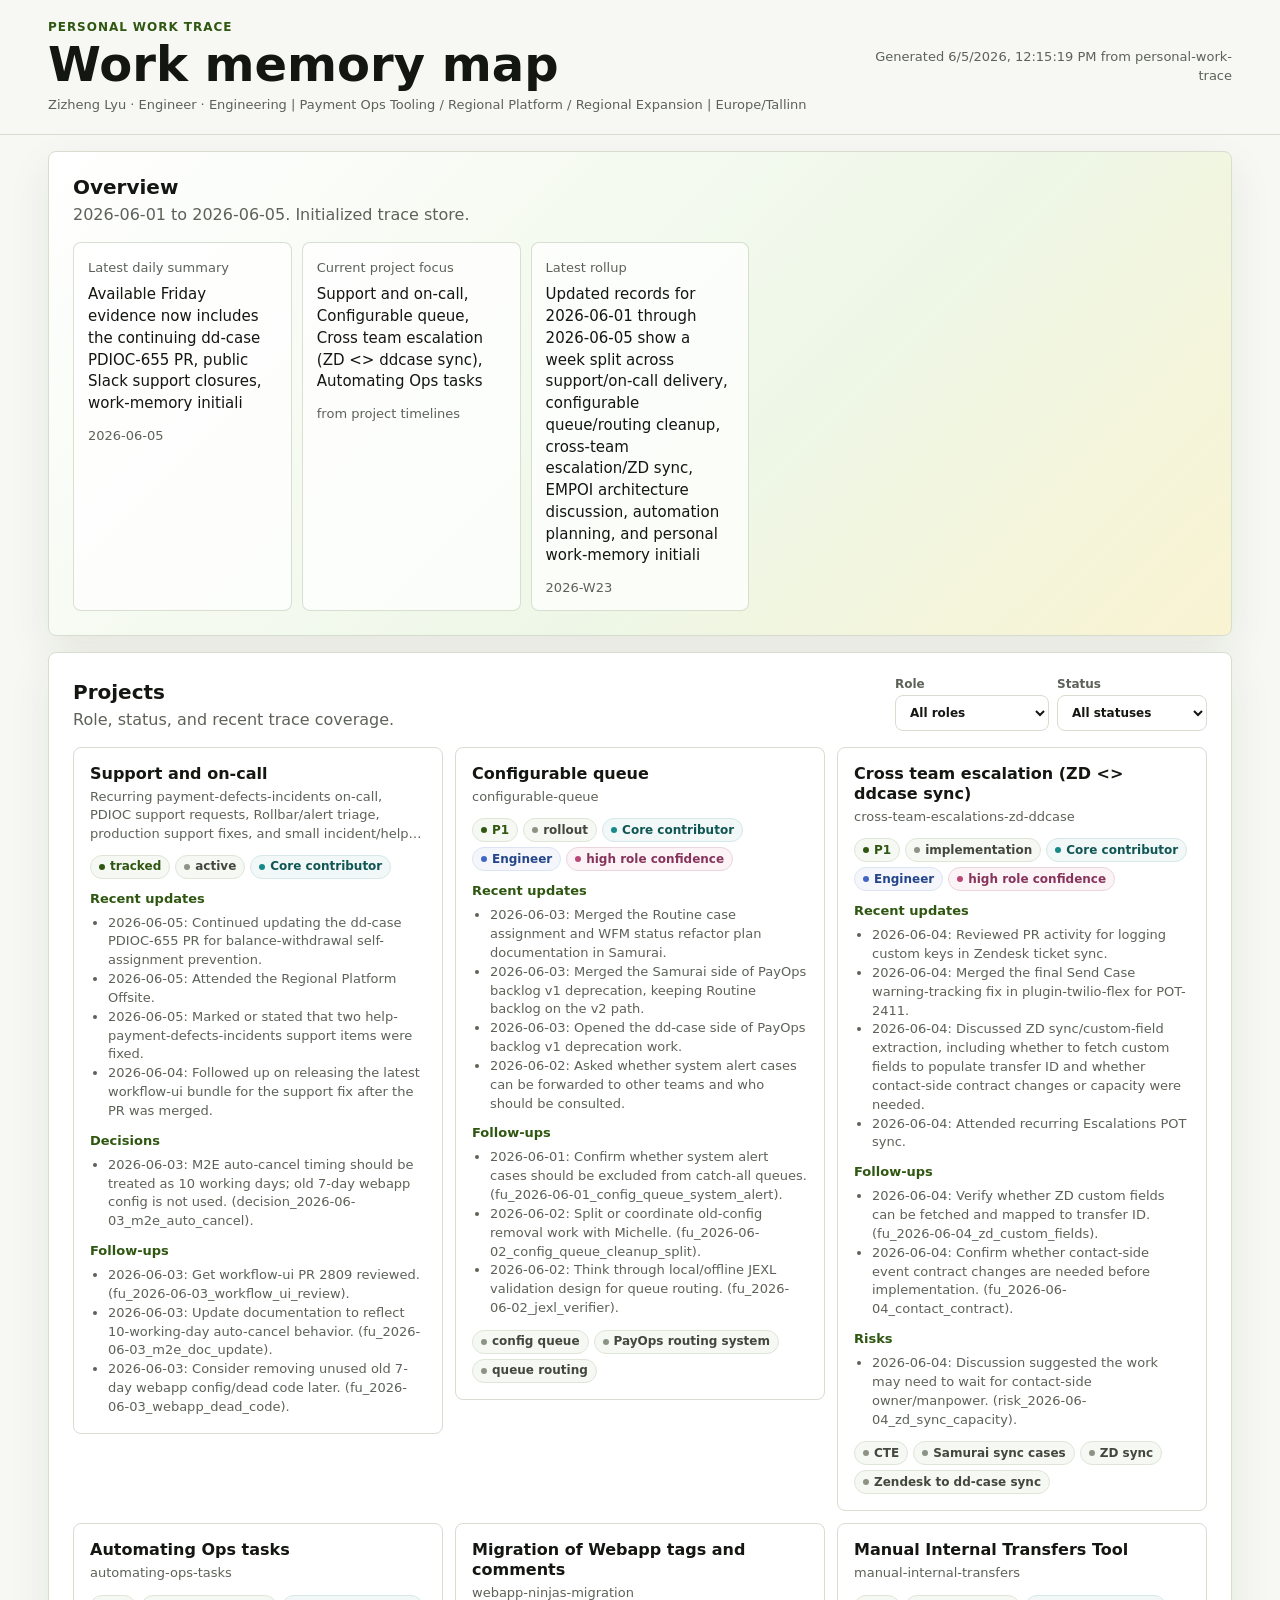
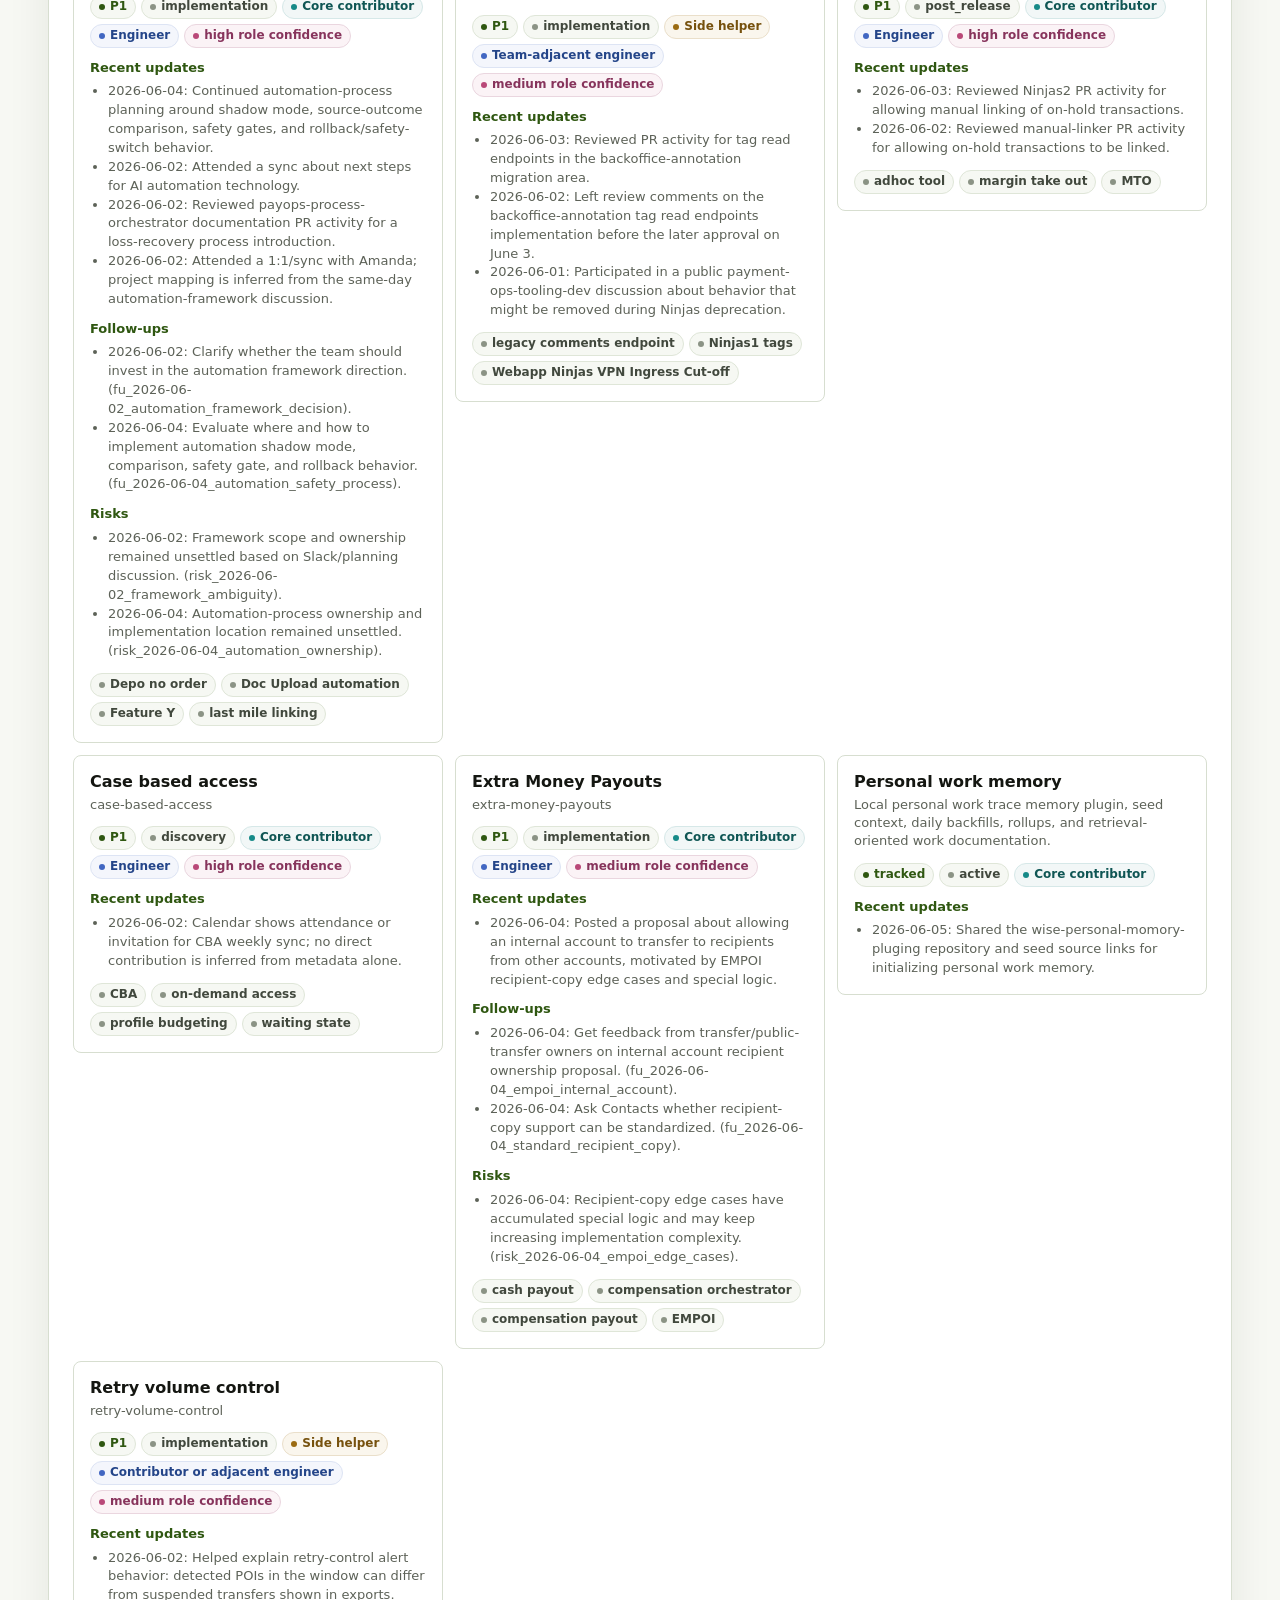
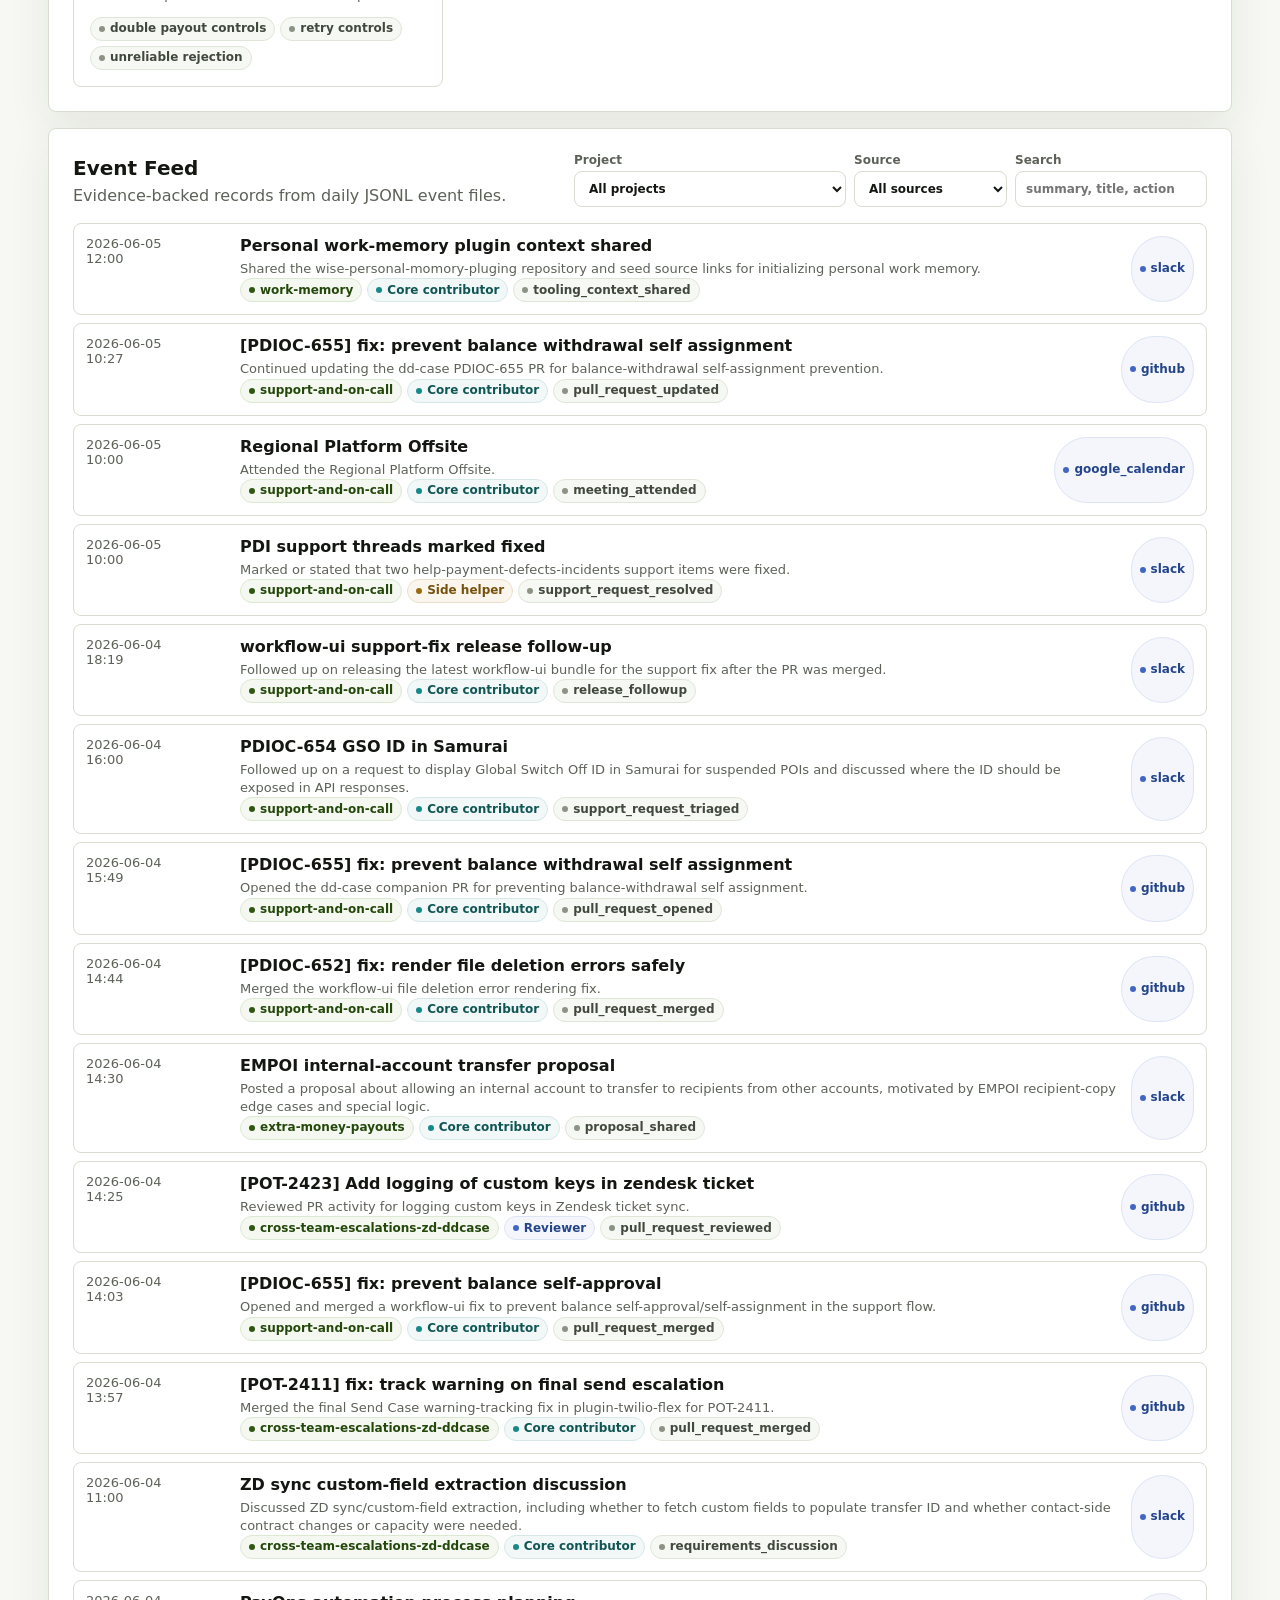
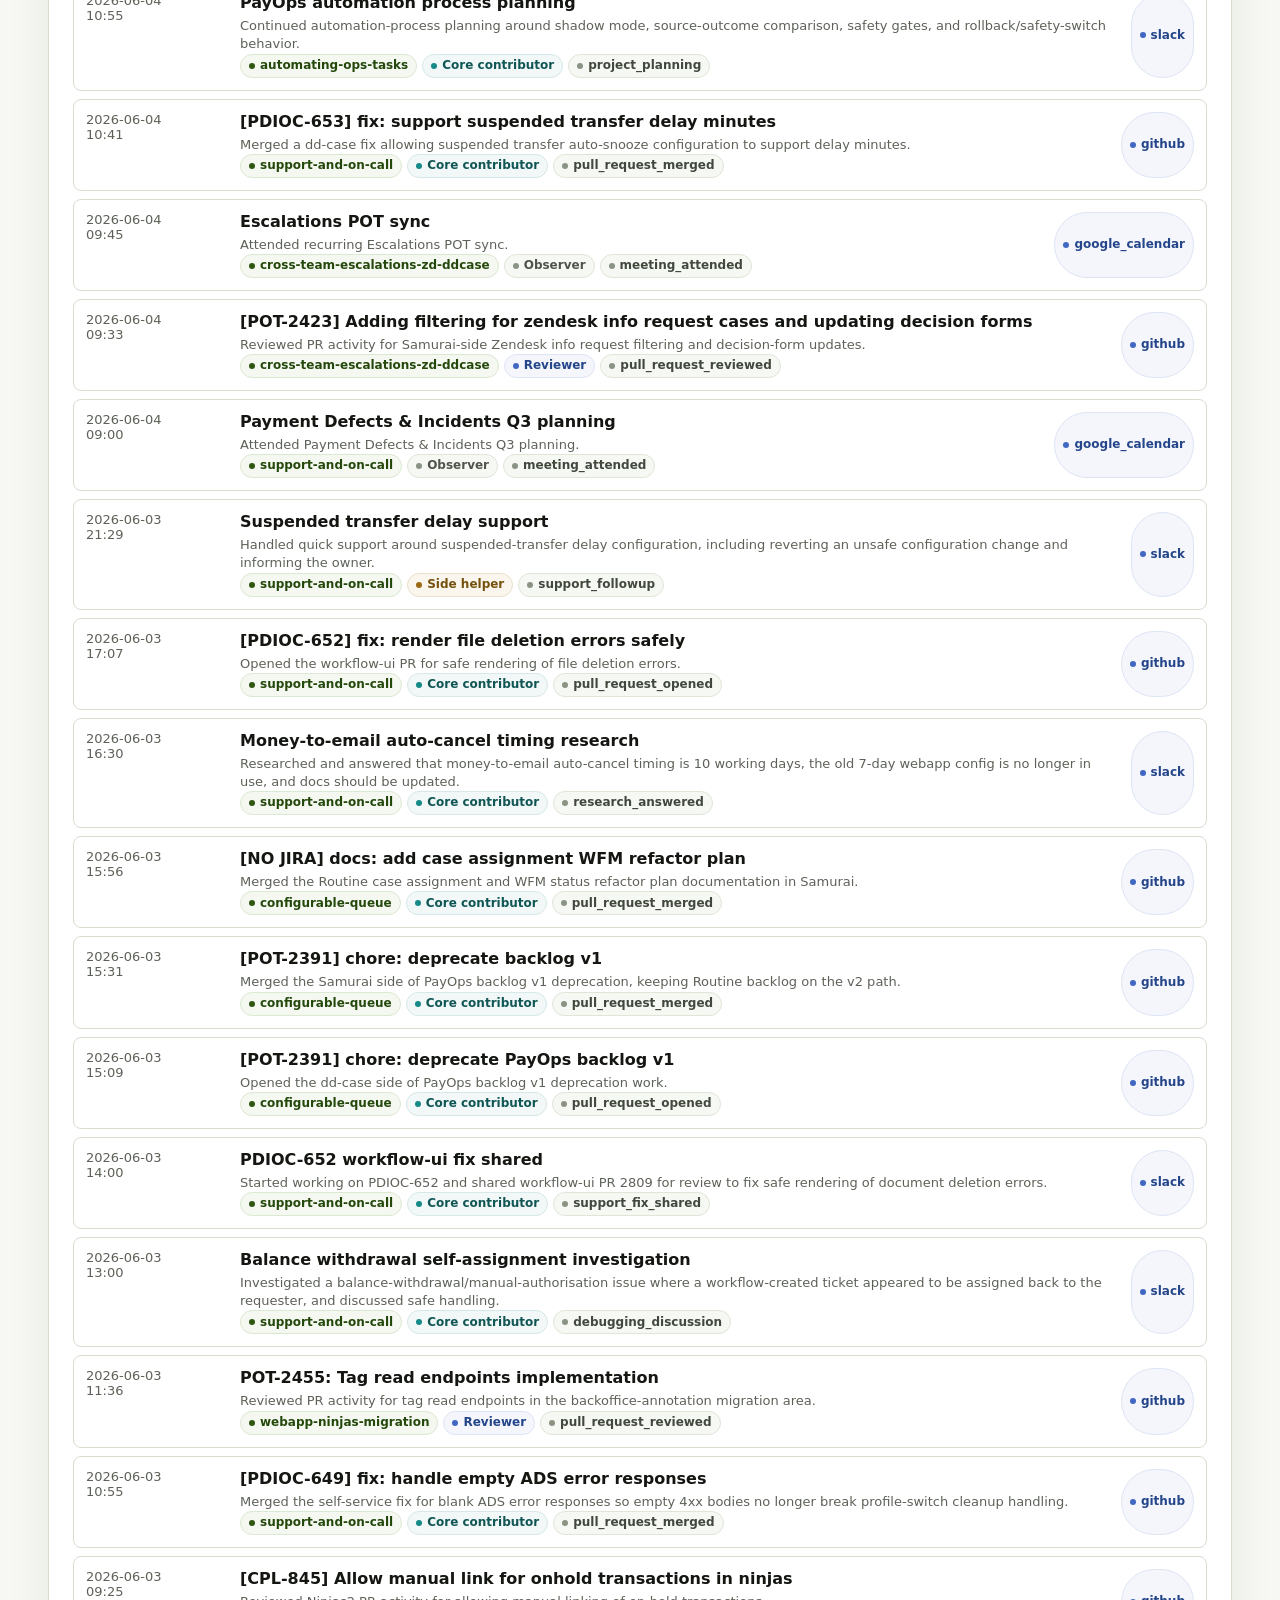
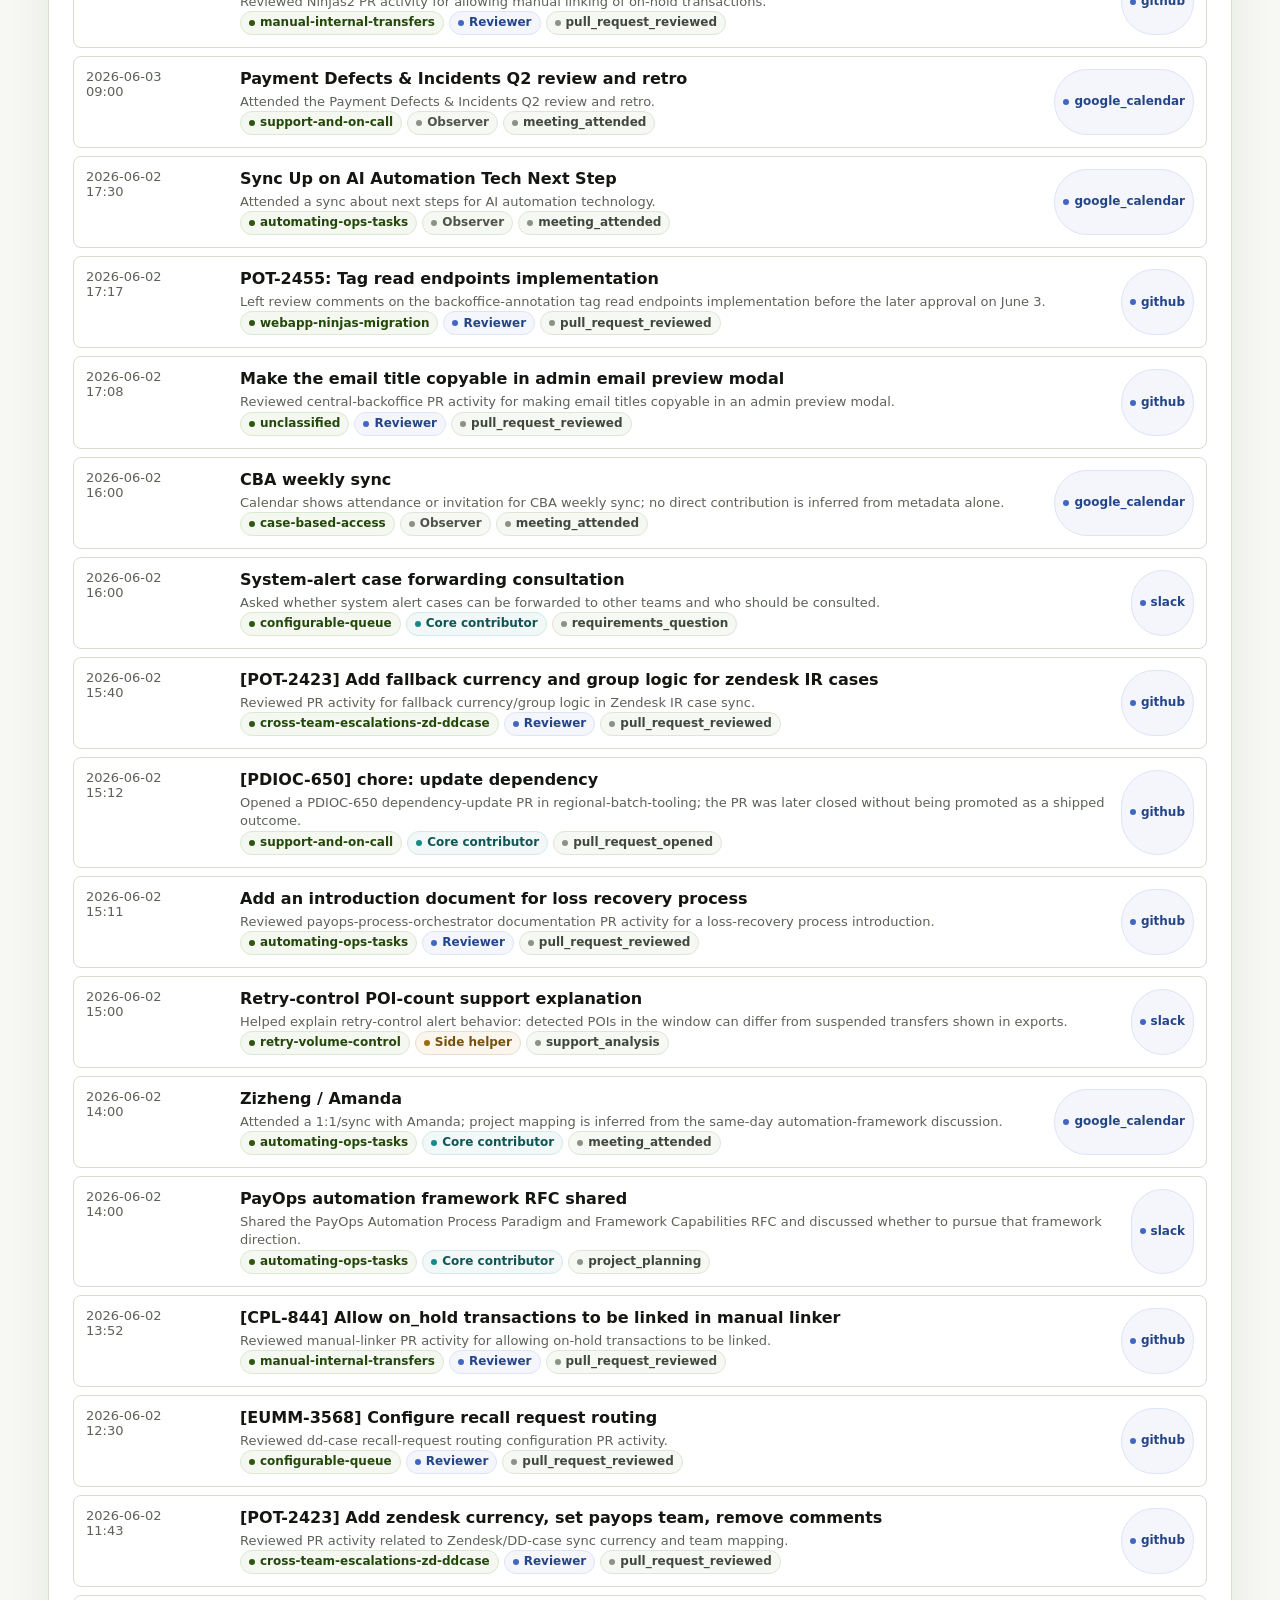
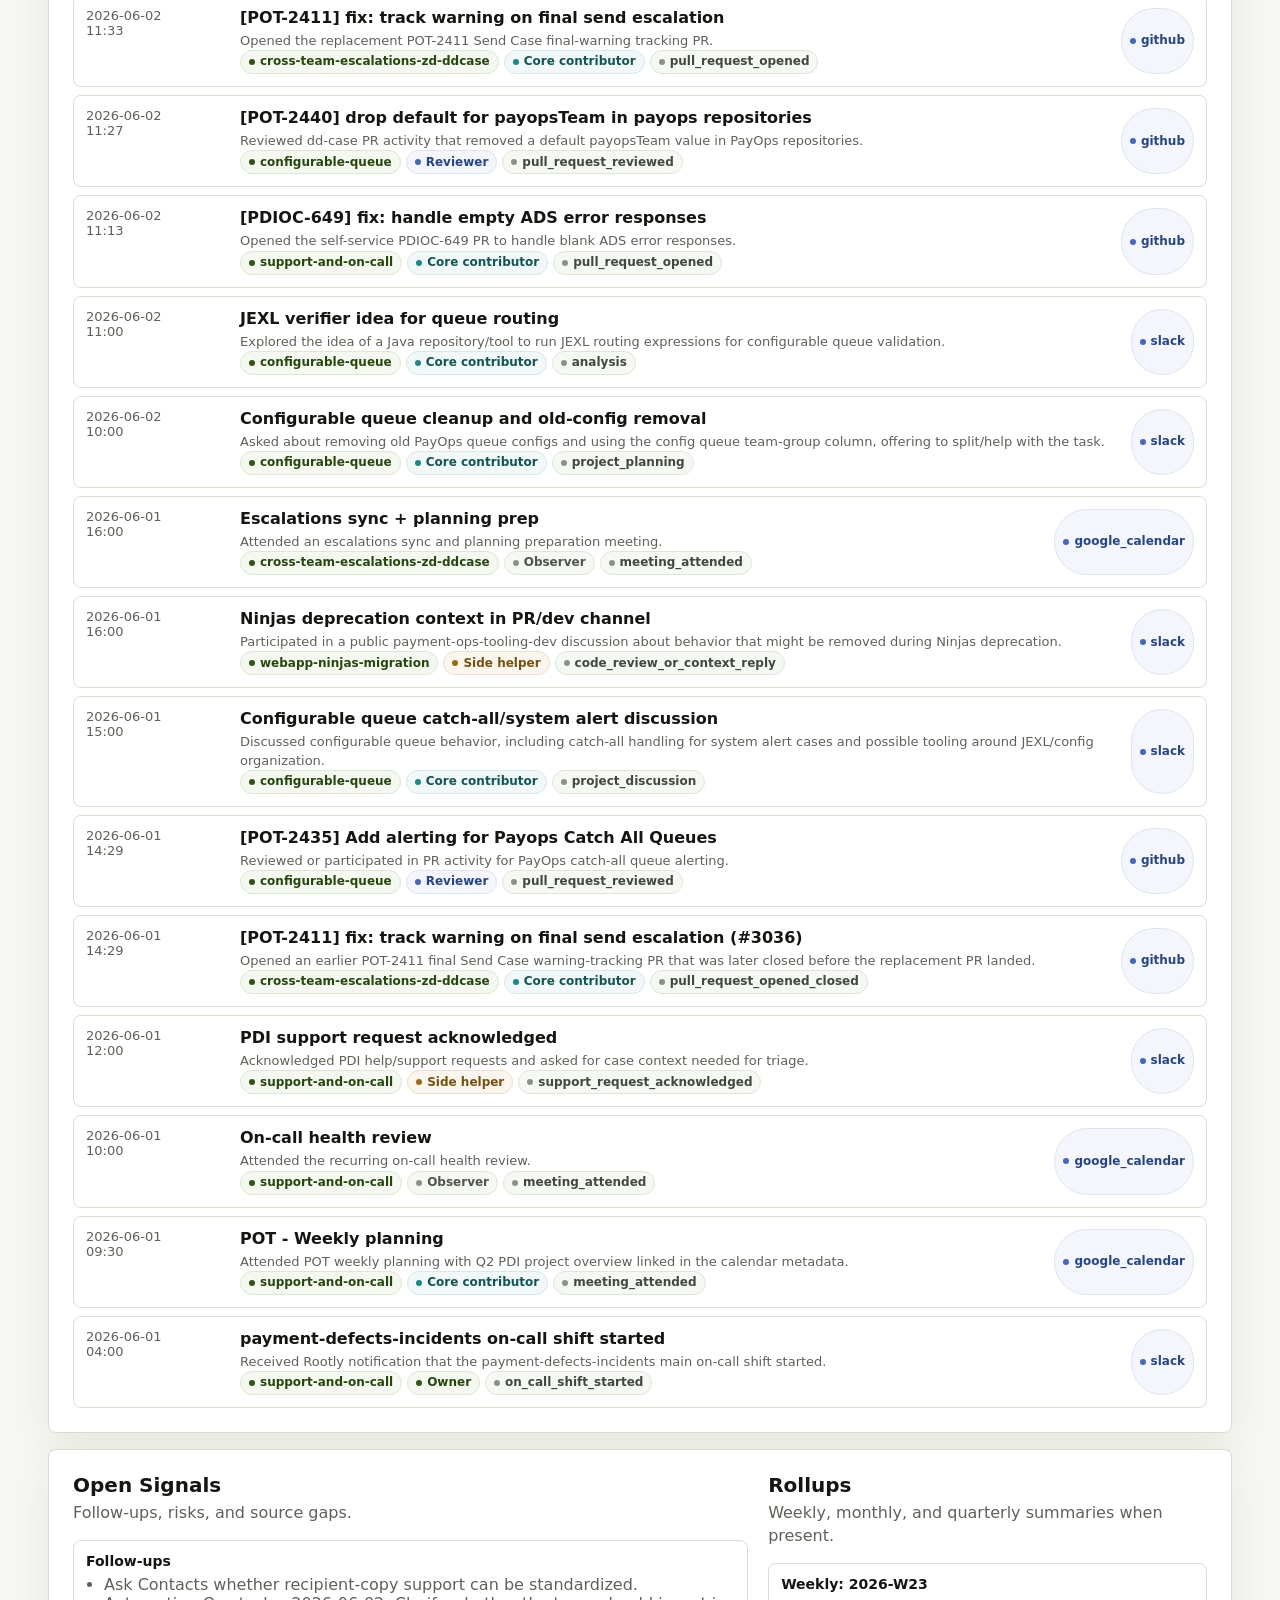
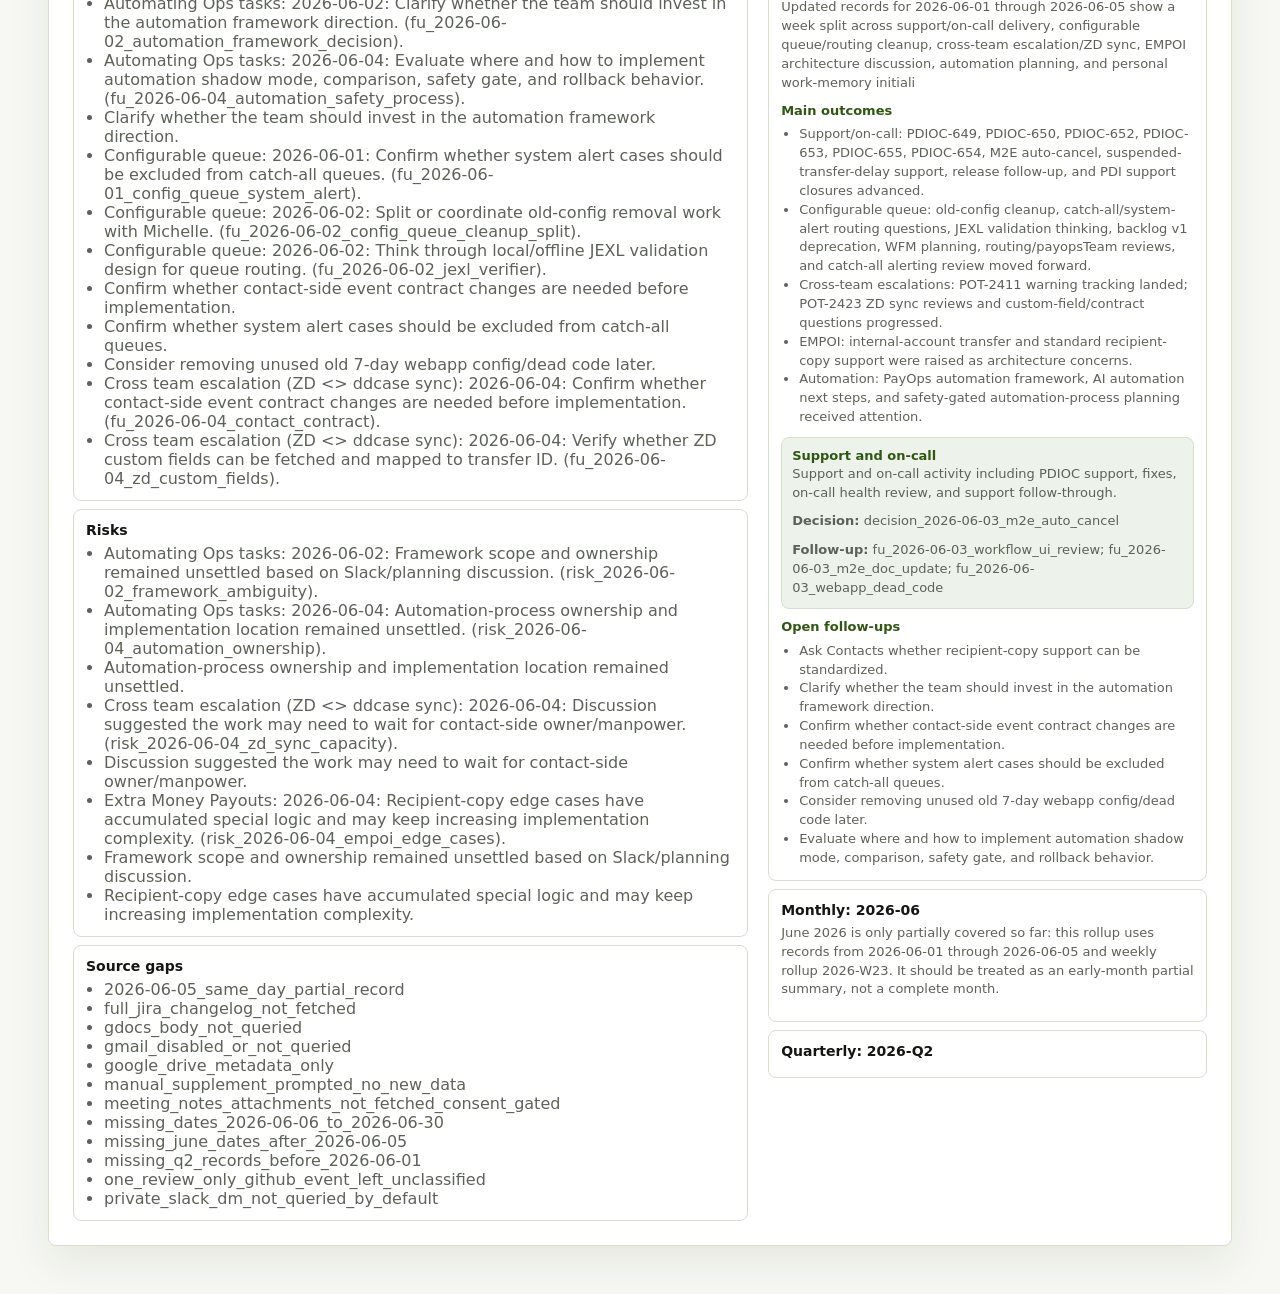
<file: website/index.html>
<!doctype html>
<html lang="en">
  <head>
    <meta charset="utf-8">
    <meta name="viewport" content="width=device-width, initial-scale=1">
    <title>Personal Work Trace</title>
    <link rel="stylesheet" href="assets/styles.css">
  </head>
  <body>
    <header class="topbar">
      <div>
        <p class="eyebrow">Personal work trace</p>
        <h1>Work memory map</h1>
        <p class="identity-summary" id="identitySummary"></p>
      </div>
      <div class="topbar__meta" id="generatedMeta"></div>
    </header>

    <main class="layout">
      <section class="panel panel--overview" aria-labelledby="overviewTitle">
        <div class="section-title">
          <h2 id="overviewTitle">Overview</h2>
          <p id="traceRange"></p>
        </div>
        <div class="metric-grid" id="metricGrid"></div>
      </section>

      <section class="panel" aria-labelledby="projectsTitle">
        <div class="section-title section-title--inline">
          <div>
            <h2 id="projectsTitle">Projects</h2>
            <p>Role, status, and recent trace coverage.</p>
          </div>
          <div class="filters">
            <label>
              <span>Role</span>
              <select id="roleFilter"></select>
            </label>
            <label>
              <span>Status</span>
              <select id="statusFilter"></select>
            </label>
          </div>
        </div>
        <div class="project-grid" id="projectGrid"></div>
      </section>

      <section class="panel" aria-labelledby="feedTitle">
        <div class="section-title section-title--inline">
          <div>
            <h2 id="feedTitle">Event Feed</h2>
            <p>Evidence-backed records from daily JSONL event files.</p>
          </div>
          <div class="filters">
            <label>
              <span>Project</span>
              <select id="projectFilter"></select>
            </label>
            <label>
              <span>Source</span>
              <select id="sourceFilter"></select>
            </label>
            <label class="search-box">
              <span>Search</span>
              <input id="searchInput" type="search" placeholder="summary, title, action">
            </label>
          </div>
        </div>
        <div class="event-feed" id="eventFeed"></div>
      </section>

      <section class="panel panel--split" aria-labelledby="signalsTitle">
        <div>
          <div class="section-title">
            <h2 id="signalsTitle">Open Signals</h2>
            <p>Follow-ups, risks, and source gaps.</p>
          </div>
          <div class="signal-list" id="signalList"></div>
        </div>
        <div>
          <div class="section-title">
            <h2>Rollups</h2>
            <p>Weekly, monthly, and quarterly summaries when present.</p>
          </div>
          <div class="rollup-list" id="rollupList"></div>
        </div>
      </section>
    </main>

    <template id="emptyTemplate">
      <div class="empty-state">
        <p class="eyebrow">No trace data</p>
        <h2>Initialize or refresh your local work trace.</h2>
        <p>Run <code>node website/scripts/generate-data.mjs</code> after the daily memory workflow. The website can exist before the trace store does.</p>
      </div>
    </template>

    <script src="data/work-trace.js"></script>
    <script src="assets/app.js"></script>
  </body>
</html>
</file>
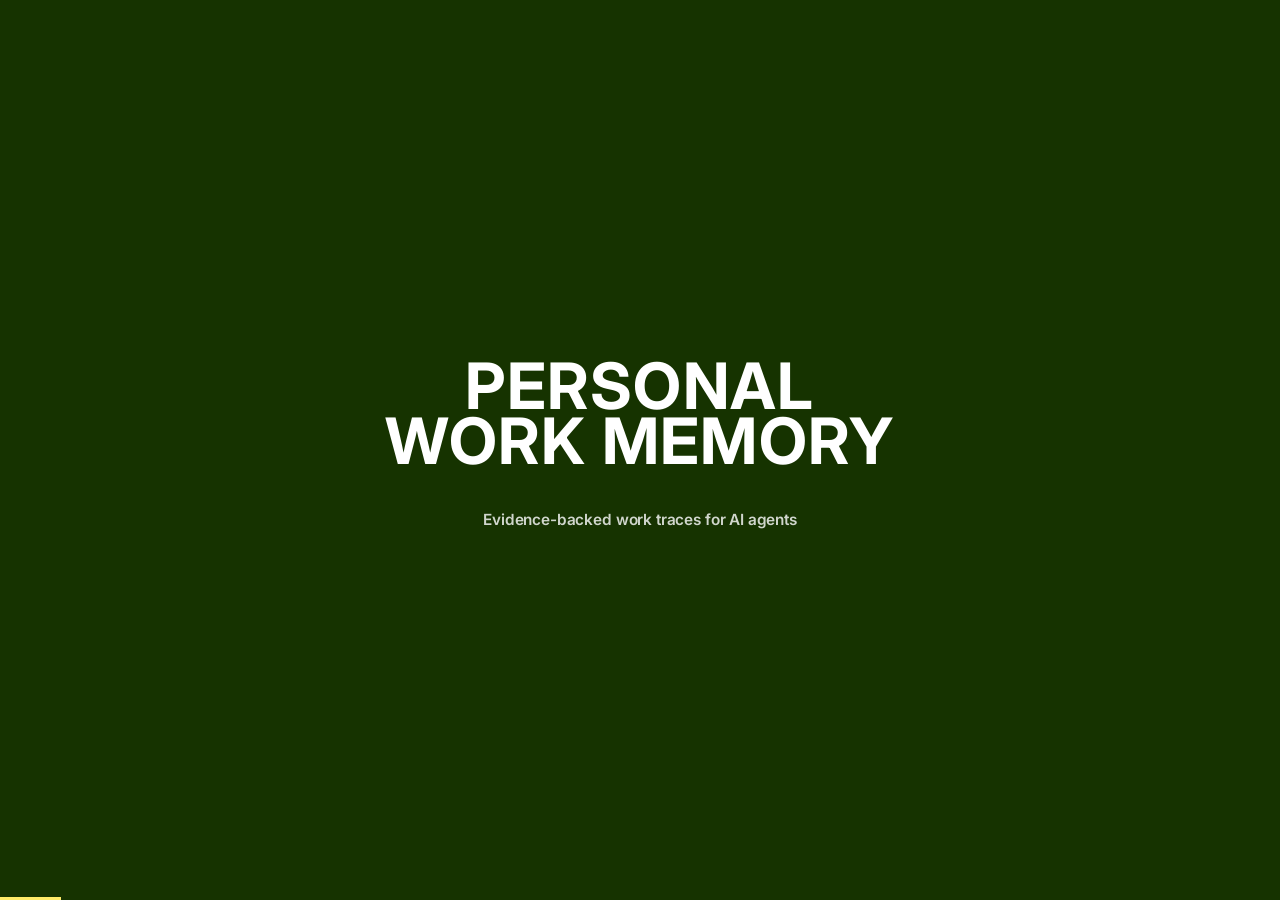
<file: wise-personal-work-memory-condensed.html>
<!DOCTYPE html>
<html lang="en">
<head>
  <meta charset="UTF-8">
  <meta name="viewport" content="width=device-width, initial-scale=1.0">
  <title>Personal Work Memory Plugin</title>
  <style>
    @import url('https://fonts.googleapis.com/css2?family=Inter:wght@400;500;600;700;800&display=swap');

    *, *::before, *::after { box-sizing: border-box; margin: 0; padding: 0; }

    :root {
      /* === Font Strategy === */
      --wise-sans: 'Inter';
      --wise-sans-fallback: var(--wise-sans), 'Inter', system-ui, sans-serif;
      --font-body: 'Inter', system-ui, sans-serif;
      --font-display: var(--wise-sans-fallback);

      /* === Wise Color Tokens (constant) === */
      --wise-bright-green: #9FE870;
      --wise-forest-green: #163300;
      --wise-bright-orange: #FFC091;
      --wise-bright-yellow: #FFEB69;
      --wise-bright-blue: #A0E1E1;
      --wise-bright-pink: #FFD7EF;
      --wise-dark-purple: #260A2F;
      --wise-dark-gold: #3A341C;
      --wise-dark-charcoal: #21231D;
      --wise-dark-maroon: #320707;
      --wise-content-primary: #0E0F0C;
      --wise-content-secondary: #454745;
      --wise-content-tertiary: #6A6C6A;
      --wise-bg-screen: #FFFFFF;
      --wise-bg-neutral: rgba(22, 51, 0, 0.08);
      --wise-negative: #A8200D;
      --wise-positive: #2F5711;
      --wise-warning: #EDC843;

      /* === Semantic Tokens (overridden by presets) === */
      --bg-primary: var(--wise-bg-screen);
      --bg-secondary: var(--wise-bg-neutral);
      --bg-accent: var(--wise-bright-green);
      --text-primary: var(--wise-content-primary);
      --text-secondary: var(--wise-content-secondary);
      --text-on-accent: var(--wise-forest-green);
      --interactive: var(--wise-forest-green);
      --highlight: var(--wise-bright-green);
      --border-color: rgba(106, 108, 106, 0.2);

      /* === Typography Scale === */
      --size-display-large: clamp(48px, 5vw, 96px);
      --size-display-medium: clamp(36px, 3.5vw, 64px);
      --size-display-small: clamp(28px, 2.5vw, 40px);
      --size-title-screen: clamp(24px, 2vw, 30px);
      --size-title-section: clamp(20px, 1.8vw, 26px);
      --size-body-large: clamp(14px, 1.2vw, 18px);
      --size-body-default: clamp(12px, 1vw, 16px);
      --display-text-transform: none;
      --display-letter-spacing: normal;
      --display-line-height: 1.1;

      /* === Spacing Tokens (Wise 8px grid) === */
      --space-xs: 4px;
      --space-sm: 8px;
      --space-md: 16px;
      --space-lg: 24px;
      --space-xl: 32px;
      --space-2xl: 48px;
      --space-3xl: 64px;
      --space-4xl: 96px;
      --between-text: 8px;
      --display-text-bottom: 16px;
      --between-sections: 32px;

      /* === Border Radius (Wise desktop) === */
      --radius-sm: 16px;
      --radius-md: 20px;
      --radius-lg: 30px;
      --radius-xl: 40px;
      --radius-2xl: 60px;
      --radius: var(--radius-md);

      /* === Motion Tokens (Wise motion system) === */
      --transition-duration: 200ms;
      --transition-easing: cubic-bezier(0.2, 0, 0, 1);
      --transition-fluid: cubic-bezier(0.4, 0, 0.2, 1);
      --stagger-delay: 60ms;

      /* === Wise Bold Preset Overrides === */
      --bg-primary: #163300;
      --bg-secondary: rgba(255, 255, 255, 0.1);
      --bg-accent: #9FE870;
      --text-primary: #FFFFFF;
      --text-secondary: rgba(255, 255, 255, 0.8);
      --text-on-accent: #163300;
      --interactive: #9FE870;
      --highlight: #FFEB69;
      --border-color: rgba(255, 255, 255, 0.1);
      --radius: 30px;
      --display-text-transform: uppercase;
      --display-letter-spacing: 0.02em;
      --display-line-height: 0.85;
      --transition-duration: 250ms;
    }

    html { font-size: 16px; scroll-behavior: smooth; }

    body {
      font-family: var(--font-body);
      color: var(--text-primary);
      background: #163300;
      overflow-x: hidden;
    }

    .deck { height: 100vh; overflow-y: auto; scroll-snap-type: y mandatory; }

    .slide {
      width: 100vw; height: 100vh; height: 100dvh;
      scroll-snap-align: start; display: flex; flex-direction: column;
      justify-content: center; padding: var(--space-3xl) var(--space-4xl);
      position: relative; overflow: hidden; background: #163300;
    }

    .slide--title { align-items: center; text-align: center; }

    .slide--section {
      background: var(--bg-accent); color: var(--text-on-accent);
      justify-content: flex-start; align-items: flex-start;
    }
    .slide--section h2 { text-transform: uppercase; font-weight: 800; letter-spacing: 0.01em; }

    .section-number {
      position: absolute; bottom: var(--space-xl); left: var(--space-4xl);
      font-size: clamp(48px, 4vw, 80px); font-weight: 700;
      color: inherit; opacity: 0.35; font-variant-numeric: tabular-nums;
    }

    .eyebrow {
      font-size: var(--size-body-default); color: var(--wise-content-tertiary);
      font-weight: 500; text-transform: none; letter-spacing: 0; margin-bottom: var(--space-xs);
    }

    .slide--statement { align-items: center; text-align: center; justify-content: center; }

    .slide h1 {
      font-family: var(--font-display);
      font-size: var(--size-display-large);
      font-weight: 700;
      text-transform: var(--display-text-transform);
      letter-spacing: var(--display-letter-spacing);
      line-height: var(--display-line-height);
      margin-bottom: var(--display-text-bottom);
    }

    .slide h2 {
      font-family: var(--font-display);
      font-size: var(--size-display-medium);
      font-weight: 600;
      margin-bottom: var(--between-sections);
    }

    .slide h3 {
      font-size: var(--size-title-screen);
      font-weight: 600;
      margin-bottom: var(--space-md);
      text-transform: none;
    }

    .slide p, .slide li {
      font-size: var(--size-body-large);
      line-height: 1.6;
      max-width: 60ch;
      margin-bottom: var(--between-text);
      color: var(--text-secondary);
    }

    .slide ul, .slide ol {
      padding-left: var(--space-lg);
      margin-bottom: var(--space-lg);
    }

    .highlight { color: var(--highlight); }
    .accent-bar { width: 60px; height: 4px; background: var(--highlight); border-radius: 2px; margin-bottom: var(--space-lg); }
    .progress { position: fixed; bottom: 0; left: 0; height: 3px; background: var(--highlight); transition: width var(--transition-duration) var(--transition-easing); z-index: 100; }

    .tagline {
      font-size: var(--size-title-screen);
      color: var(--highlight);
      font-weight: 600;
      text-transform: none;
      letter-spacing: -0.01em;
      margin-top: var(--space-lg);
    }

    .code-block {
      background: var(--bg-secondary);
      border-radius: var(--radius);
      padding: var(--space-lg);
      font-family: 'Courier New', monospace;
      font-size: clamp(13px, 1.1vw, 16px);
      color: var(--wise-bright-green);
      overflow-x: auto;
      text-transform: none;
      letter-spacing: 0;
    }

    .tree-block {
      width: min(100%, 980px);
      font-size: clamp(10px, 1vw, 15px);
      line-height: 1.35;
      white-space: pre;
    }

    .folder-grid {
      display: grid;
      grid-template-columns: repeat(3, minmax(0, 1fr));
      gap: var(--space-md);
      width: min(100%, 980px);
      margin-top: var(--space-xl);
    }

    .folder-tile {
      background: var(--bg-secondary);
      border: 1px solid var(--border-color);
      border-radius: var(--radius);
      padding: var(--space-lg);
    }

    .folder-tile strong {
      display: block;
      color: var(--highlight);
      font-size: clamp(16px, 1.3vw, 22px);
      margin-bottom: var(--space-xs);
      text-transform: none;
    }

    .folder-tile span {
      display: block;
      color: var(--text-secondary);
      font-size: var(--size-body-default);
      line-height: 1.45;
      text-transform: none;
      letter-spacing: 0;
    }

    .demo-qr {
      display: flex;
      align-items: center;
      justify-content: center;
      margin-top: var(--space-xl);
    }

    .demo-qr img {
      width: min(46vh, 360px);
      max-width: 72vw;
      aspect-ratio: 1;
      object-fit: contain;
      border-radius: var(--radius-sm);
      background: #FFFFFF;
      padding: var(--space-sm);
    }

    .demo-shot {
      display: flex;
      align-items: center;
      justify-content: center;
      margin-top: var(--space-lg);
      width: min(100%, 1080px);
      height: min(58vh, 470px);
      background: #FFFFFF;
      border-radius: var(--radius-sm);
      overflow: hidden;
    }

    .demo-shot img {
      width: 100%;
      height: 100%;
      object-fit: contain;
    }

    .demo-shot--tall {
      width: min(100%, 520px);
      height: min(62vh, 560px);
    }

    .center-copy {
      text-align: center;
      align-items: center;
    }

    .center-copy p {
      margin-left: auto;
      margin-right: auto;
    }

    @media (max-width: 700px) {
      .folder-grid { grid-template-columns: 1fr; }
    }

    @media (prefers-reduced-motion: no-preference) {
      .slide > * {
        opacity: 0;
        transform: translateY(20px);
        transition: opacity var(--transition-duration) var(--transition-easing),
                    transform var(--transition-duration) var(--transition-easing);
      }
      .slide.visible > * { opacity: 1; transform: translateY(0); }
      .slide.visible > *:nth-child(1) { transition-delay: 0ms; }
      .slide.visible > *:nth-child(2) { transition-delay: var(--stagger-delay); }
      .slide.visible > *:nth-child(3) { transition-delay: calc(var(--stagger-delay) * 2); }
      .slide.visible > *:nth-child(4) { transition-delay: calc(var(--stagger-delay) * 3); }
      .slide.visible > *:nth-child(5) { transition-delay: calc(var(--stagger-delay) * 4); }
      .slide.visible > *:nth-child(6) { transition-delay: calc(var(--stagger-delay) * 5); }
    }

    @media (max-height: 700px) {
      :root {
        --space-3xl: 48px;
        --space-4xl: 64px;
        --size-display-large: clamp(36px, 4.5vw, 64px);
        --size-display-medium: clamp(28px, 3vw, 48px);
      }
    }

    @media (max-height: 500px) {
      :root {
        --space-3xl: 32px;
        --space-4xl: 48px;
        --size-display-large: clamp(28px, 3.5vw, 48px);
        --size-body-large: clamp(12px, 1vw, 14px);
      }
    }

    @media (max-width: 600px) {
      :root { --size-display-large: clamp(28px, 7vw, 48px); }
      .slide { padding: var(--space-xl) var(--space-lg); }
      .demo-qr img { max-width: 64vw; }
      .demo-shot { width: 100%; }
    }

    @media (prefers-reduced-motion: reduce) {
      *, *::before, *::after {
        animation-duration: 0.01ms !important;
        transition-duration: 0.2s !important;
      }
      html { scroll-behavior: auto; }
    }
  </style>
</head>
<body>
  <div class="deck">

    <!-- Slide 1: Title -->
    <section class="slide slide--title">
      <h1>Personal<br>Work Memory</h1>
      <p class="tagline">Evidence-backed work traces for AI agents</p>
    </section>

    <!-- Slide 2: The Problem -->
    <section class="slide slide--statement">
      <div class="eyebrow">The Problem</div>
      <h2>Your work disappears<br>into disconnected tools</h2>
    </section>

    <!-- Slide 3: The Solution -->
    <section class="slide slide--section">
      <h2>A unified,<br>searchable<br>memory system</h2>
      <span class="section-number">01</span>
    </section>

    <!-- Slide 4: What It Is -->
    <section class="slide">
      <div class="eyebrow">What It Is</div>
      <h3>Claude/Codex plugin that maintains evidence-backed work traces</h3>
    </section>

    <!-- Slide 5: Three Skills -->
    <section class="slide slide--section">
      <h2>Three skills,<br>one workflow</h2>
      <span class="section-number">02</span>
    </section>

    <!-- Slide 6: Skills Overview -->
    <section class="slide">
      <div class="eyebrow">Core Skills</div>
      <h3>Init → Memory → Chat</h3>
      <p><span class="highlight">personal-work-memory-init</span> — Seeds trace store or backfills dates</p>
      <p><span class="highlight">personal-work-memory</span> — Daily records and weekly rollups</p>
      <p><span class="highlight">personal-history-chat</span> — Query your work history</p>
    </section>

    <!-- Slide 7: Key Features -->
    <section class="slide">
      <div class="eyebrow">Key Features</div>
      <h3>Evidence links • Project mapping • Time travel • Smart rollups</h3>
    </section>

    <!-- Slide 8: Trace Store -->
    <section class="slide slide--section">
      <h2>The work trace<br>is the product</h2>
      <span class="section-number">03</span>
    </section>

    <!-- Slide 9: Folder Architecture -->
    <section class="slide">
      <div class="eyebrow">Folder Architecture</div>
      <h3>A local tree agents can read without new infrastructure</h3>
      <pre class="code-block tree-block">personal-work-trace/
├── inbox/        raw imports and manual daily supplements
├── config/       identity, sources, taxonomy, privacy
├── projects/     active work records and project indexes
├── daily/        dated evidence-backed work journals
├── weekly/       rollups for status, planning, and recall
├── knowledge/    team context, source maps, quarterly plans
└── state/        cursors, dedupe indexes, skill snapshots</pre>
    </section>

    <!-- Slide 10: Tree Design -->
    <section class="slide">
      <div class="eyebrow">Tree Design</div>
      <h3>Optimised for agent lookup, not database purity</h3>
      <div class="folder-grid">
        <div class="folder-tile">
          <strong>Evidence first</strong>
          <span>Every memory points back to source material or a recorded gap.</span>
        </div>
        <div class="folder-tile">
          <strong>Human editable</strong>
          <span>Markdown and YAML stay easy to inspect, patch, and review.</span>
        </div>
        <div class="folder-tile">
          <strong>Incremental</strong>
          <span>Cursors and dedupe state let each run update only what changed.</span>
        </div>
      </div>
    </section>

    <!-- Slide 11: Getting Started -->
    <section class="slide slide--section">
      <h2>Ready in<br>3 commands</h2>
      <span class="section-number">04</span>
    </section>

    <!-- Slide 12: Quick Start -->
    <section class="slide">
      <div class="eyebrow">Quick Start</div>
      <div class="code-block">Use $personal-work-memory-init to set up my work trace for today</div>
      <div class="code-block">Use $personal-work-memory to update today's record</div>
      <div class="code-block">Use $personal-history-chat to tell me what moved forward last week</div>
    </section>

    <!-- Slide 13: Product Demo -->
    <section class="slide slide--section">
      <h2>Demo the<br>product</h2>
      <span class="section-number">05</span>
    </section>

    <!-- Slide 14: Repo Scan -->
    <section class="slide center-copy">
      <div class="eyebrow">Demo</div>
      <h3>Scan the repo link</h3>
      <p>Use this as the entry point for the walkthrough.</p>
      <div class="demo-qr">
        <img src="resources/qrcode.png" alt="QR code linking to the repository">
      </div>
    </section>

    <!-- Slide 15: Demo Trace Folder -->
    <section class="slide center-copy">
      <div class="eyebrow">Demo</div>
      <h3>The trace appears as a readable local tree</h3>
      <div class="demo-shot demo-shot--tall">
        <img src="resources/image.png" alt="Personal work trace folder in the editor">
      </div>
    </section>

    <!-- Slide 16: Demo Imports -->
    <section class="slide center-copy">
      <div class="eyebrow">Demo</div>
      <h3>Raw connector evidence lands in dated imports</h3>
      <div class="demo-shot">
        <img src="resources/image copy.png" alt="Dated inbox imports in the work trace">
      </div>
    </section>

    <!-- Slide 17: Demo History Chat -->
    <section class="slide center-copy">
      <div class="eyebrow">Demo</div>
      <h3>Ask a work-history question</h3>
      <div class="demo-shot">
        <img src="resources/demo2.png" alt="Personal history chat answering a workflow issue question">
      </div>
    </section>

    <!-- Slide 18: Demo Accuracy -->
    <section class="slide center-copy">
      <div class="eyebrow">Demo</div>
      <h3>The answer stays honest about what is recorded</h3>
      <div class="demo-shot">
        <img src="resources/demo3.png" alt="Personal history chat explaining recorded conclusions">
      </div>
    </section>

    <!-- Slide 19: Demo Map -->
    <section class="slide center-copy">
      <div class="eyebrow">Demo</div>
      <h3>Generate a map of active work</h3>
      <div class="demo-shot">
        <img src="resources/demo4.png" alt="Work memory map showing active projects">
      </div>
    </section>

    <!-- Slide 20: Demo Rollups -->
    <section class="slide center-copy">
      <div class="eyebrow">Demo</div>
      <h3>Rollups become status-ready summaries</h3>
      <div class="demo-shot demo-shot--tall">
        <img src="resources/demo.png" alt="Weekly rollup summary generated from the work trace">
      </div>
    </section>

    <!-- Slide 21: Closing -->
    <section class="slide slide--section">
      <h2 style="text-align: center;">Start building<br>your memory</h2>
      <div style="position: absolute; bottom: var(--space-4xl); left: 50%; transform: translateX(-50%); text-align: center;">
        <p class="tagline">Evidence-backed work traces for Claude & Codex</p>
      </div>
    </section>

  </div>

  <div class="progress"></div>

  <script>
    const deck = document.querySelector('.deck');
    const slides = document.querySelectorAll('.slide');
    const progress = document.querySelector('.progress');
    let current = 0;

    function goTo(index) {
      current = Math.max(0, Math.min(index, slides.length - 1));
      slides[current].scrollIntoView({ behavior: 'smooth' });
      if (progress) progress.style.width = ((current + 1) / slides.length * 100) + '%';
      slides.forEach((s, i) => s.classList.toggle('visible', i === current));
    }

    document.addEventListener('keydown', (e) => {
      if (e.key === 'ArrowRight' || e.key === 'ArrowDown') goTo(current + 1);
      if (e.key === 'ArrowLeft' || e.key === 'ArrowUp') goTo(current - 1);
    });

    const observer = new IntersectionObserver((entries) => {
      entries.forEach(entry => {
        if (entry.isIntersecting) {
          current = [...slides].indexOf(entry.target);
          entry.target.classList.add('visible');
          if (progress) progress.style.width = ((current + 1) / slides.length * 100) + '%';
        }
      });
    }, { threshold: 0.5 });
    slides.forEach(s => observer.observe(s));

    goTo(0);
  </script>
</body>
</html>
</file>
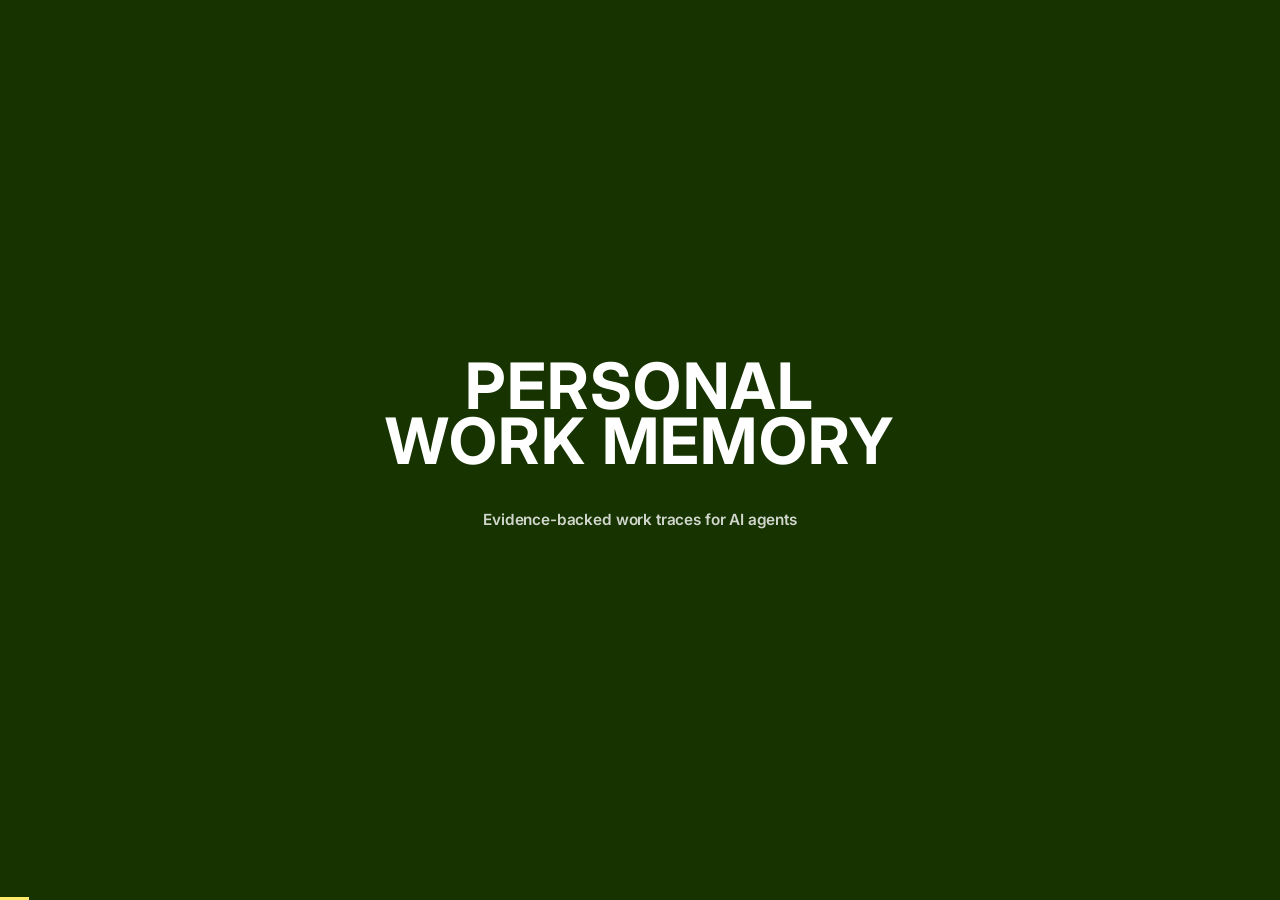
<file: wise-personal-work-memory.html>
<!DOCTYPE html>
<html lang="en">
<head>
  <meta charset="UTF-8">
  <meta name="viewport" content="width=device-width, initial-scale=1.0">
  <title>Wise Personal Work Memory Plugin</title>
  <style>
    @import url('https://fonts.googleapis.com/css2?family=Inter:wght@400;500;600;700;800&display=swap');

    *, *::before, *::after { box-sizing: border-box; margin: 0; padding: 0; }

    :root {
      /* === Font Strategy === */
      --wise-sans: 'Inter';
      --wise-sans-fallback: var(--wise-sans), 'Inter', system-ui, sans-serif;
      --font-body: 'Inter', system-ui, sans-serif;
      --font-display: var(--wise-sans-fallback);

      /* === Wise Color Tokens (constant) === */
      --wise-bright-green: #9FE870;
      --wise-forest-green: #163300;
      --wise-bright-orange: #FFC091;
      --wise-bright-yellow: #FFEB69;
      --wise-bright-blue: #A0E1E1;
      --wise-bright-pink: #FFD7EF;
      --wise-dark-purple: #260A2F;
      --wise-dark-gold: #3A341C;
      --wise-dark-charcoal: #21231D;
      --wise-dark-maroon: #320707;
      --wise-content-primary: #0E0F0C;
      --wise-content-secondary: #454745;
      --wise-content-tertiary: #6A6C6A;
      --wise-bg-screen: #FFFFFF;
      --wise-bg-neutral: rgba(22, 51, 0, 0.08);
      --wise-negative: #A8200D;
      --wise-positive: #2F5711;
      --wise-warning: #EDC843;

      /* === Semantic Tokens (overridden by presets) === */
      --bg-primary: var(--wise-bg-screen);
      --bg-secondary: var(--wise-bg-neutral);
      --bg-accent: var(--wise-bright-green);
      --text-primary: var(--wise-content-primary);
      --text-secondary: var(--wise-content-secondary);
      --text-on-accent: var(--wise-forest-green);
      --interactive: var(--wise-forest-green);
      --highlight: var(--wise-bright-green);
      --border-color: rgba(106, 108, 106, 0.2);

      /* === Typography Scale === */
      --size-display-large: clamp(48px, 5vw, 96px);
      --size-display-medium: clamp(36px, 3.5vw, 64px);
      --size-display-small: clamp(28px, 2.5vw, 40px);
      --size-title-screen: clamp(24px, 2vw, 30px);
      --size-title-section: clamp(20px, 1.8vw, 26px);
      --size-body-large: clamp(14px, 1.2vw, 18px);
      --size-body-default: clamp(12px, 1vw, 16px);
      --display-text-transform: none;
      --display-letter-spacing: normal;
      --display-line-height: 1.1;

      /* === Spacing Tokens (Wise 8px grid) === */
      --space-xs: 4px;
      --space-sm: 8px;
      --space-md: 16px;
      --space-lg: 24px;
      --space-xl: 32px;
      --space-2xl: 48px;
      --space-3xl: 64px;
      --space-4xl: 96px;
      --between-text: 8px;
      --display-text-bottom: 16px;
      --between-sections: 32px;

      /* === Border Radius (Wise desktop) === */
      --radius-sm: 16px;
      --radius-md: 20px;
      --radius-lg: 30px;
      --radius-xl: 40px;
      --radius-2xl: 60px;
      --radius: var(--radius-md);

      /* === Motion Tokens (Wise motion system) === */
      --transition-duration: 200ms;
      --transition-easing: cubic-bezier(0.2, 0, 0, 1);
      --transition-fluid: cubic-bezier(0.4, 0, 0.2, 1);
      --stagger-delay: 60ms;

      /* === Wise Bold Preset Overrides === */
      --bg-primary: #163300;
      --bg-secondary: rgba(255, 255, 255, 0.1);
      --bg-accent: #9FE870;
      --text-primary: #FFFFFF;
      --text-secondary: rgba(255, 255, 255, 0.8);
      --text-on-accent: #163300;
      --interactive: #9FE870;
      --highlight: #FFEB69;
      --border-color: rgba(255, 255, 255, 0.1);
      --radius: 30px;
      --display-text-transform: uppercase;
      --display-letter-spacing: 0.02em;
      --display-line-height: 0.85;
      --transition-duration: 250ms;
    }

    html { font-size: 16px; scroll-behavior: smooth; }

    body {
      font-family: var(--font-body);
      color: var(--text-primary);
      background: #163300;
      overflow-x: hidden;
    }

    .deck { height: 100vh; overflow-y: auto; scroll-snap-type: y mandatory; }

    .slide {
      width: 100vw; height: 100vh; height: 100dvh;
      scroll-snap-align: start; display: flex; flex-direction: column;
      justify-content: center; padding: var(--space-3xl) var(--space-4xl);
      position: relative; overflow: hidden; background: #163300;
    }

    .slide--title { align-items: center; text-align: center; }

    .slide--section {
      background: var(--bg-accent); color: var(--text-on-accent);
      justify-content: flex-start; align-items: flex-start;
    }
    .slide--section h2 { text-transform: uppercase; font-weight: 800; letter-spacing: 0.01em; }

    .slide--subsection {
      background: var(--bg-secondary); color: var(--wise-bright-green);
      justify-content: flex-start; align-items: flex-start;
    }
    .slide--subsection h2 { text-transform: uppercase; font-weight: 800; letter-spacing: 0.01em; }

    .section-number {
      position: absolute; bottom: var(--space-xl); left: var(--space-4xl);
      font-size: clamp(48px, 4vw, 80px); font-weight: 700;
      color: inherit; opacity: 0.35; font-variant-numeric: tabular-nums;
    }

    .eyebrow {
      font-size: var(--size-body-default); color: var(--wise-content-tertiary);
      font-weight: 500; text-transform: none; letter-spacing: 0; margin-bottom: var(--space-xs);
    }

    .slide--statement { align-items: center; text-align: center; justify-content: center; }

    .slide h1 {
      font-family: var(--font-display);
      font-size: var(--size-display-large);
      font-weight: 700;
      text-transform: var(--display-text-transform);
      letter-spacing: var(--display-letter-spacing);
      line-height: var(--display-line-height);
      margin-bottom: var(--display-text-bottom);
    }

    .slide h2 {
      font-family: var(--font-display);
      font-size: var(--size-display-medium);
      font-weight: 600;
      margin-bottom: var(--between-sections);
    }

    .slide h3 {
      font-size: var(--size-title-screen);
      font-weight: 600;
      margin-bottom: var(--space-md);
      text-transform: none;
    }

    .slide p, .slide li {
      font-size: var(--size-body-large);
      line-height: 1.6;
      max-width: 60ch;
      margin-bottom: var(--between-text);
      color: var(--text-secondary);
    }

    .slide ul, .slide ol {
      padding-left: var(--space-lg);
      margin-bottom: var(--space-lg);
    }

    .highlight { color: var(--highlight); }
    .accent-bar { width: 60px; height: 4px; background: var(--highlight); border-radius: 2px; margin-bottom: var(--space-lg); }
    .card { background: var(--bg-secondary); border-radius: var(--radius); padding: var(--space-xl); border: 1px solid var(--border-color); }
    .progress { position: fixed; bottom: 0; left: 0; height: 3px; background: var(--highlight); transition: width var(--transition-duration) var(--transition-easing); z-index: 100; }

    .tagline {
      font-size: var(--size-title-screen);
      color: var(--highlight);
      font-weight: 600;
      text-transform: none;
      letter-spacing: -0.01em;
      margin-top: var(--space-lg);
    }

    .code-block {
      background: var(--bg-secondary);
      border-radius: var(--radius);
      padding: var(--space-lg);
      font-family: 'Courier New', monospace;
      font-size: clamp(13px, 1.1vw, 16px);
      color: var(--wise-bright-green);
      overflow-x: auto;
      text-transform: none;
      letter-spacing: 0;
    }

    .feature-grid {
      display: grid;
      grid-template-columns: repeat(auto-fit, minmax(min(100%, 220px), 1fr));
      gap: var(--space-lg);
      margin-top: var(--space-xl);
    }

    .feature-card {
      background: var(--bg-secondary);
      border-radius: var(--radius);
      padding: var(--space-lg);
      border: 1px solid var(--border-color);
    }

    .feature-card h3 {
      color: var(--highlight);
      margin-bottom: var(--space-sm);
      text-transform: none;
      font-size: var(--size-title-section);
    }

    .feature-card p {
      font-size: clamp(13px, 1.05vw, 16px);
      line-height: 1.5;
    }

    @media (prefers-reduced-motion: no-preference) {
      .slide > * {
        opacity: 0;
        transform: translateY(20px);
        transition: opacity var(--transition-duration) var(--transition-easing),
                    transform var(--transition-duration) var(--transition-easing);
      }
      .slide.visible > * { opacity: 1; transform: translateY(0); }
      .slide.visible > *:nth-child(1) { transition-delay: 0ms; }
      .slide.visible > *:nth-child(2) { transition-delay: var(--stagger-delay); }
      .slide.visible > *:nth-child(3) { transition-delay: calc(var(--stagger-delay) * 2); }
      .slide.visible > *:nth-child(4) { transition-delay: calc(var(--stagger-delay) * 3); }
      .slide.visible > *:nth-child(5) { transition-delay: calc(var(--stagger-delay) * 4); }
      .slide.visible > *:nth-child(6) { transition-delay: calc(var(--stagger-delay) * 5); }
    }

    @media (max-height: 700px) {
      :root {
        --space-3xl: 48px;
        --space-4xl: 64px;
        --size-display-large: clamp(36px, 4.5vw, 64px);
        --size-display-medium: clamp(28px, 3vw, 48px);
      }
    }

    @media (max-height: 500px) {
      :root {
        --space-3xl: 32px;
        --space-4xl: 48px;
        --size-display-large: clamp(28px, 3.5vw, 48px);
        --size-body-large: clamp(12px, 1vw, 14px);
      }
    }

    @media (max-width: 600px) {
      :root { --size-display-large: clamp(28px, 7vw, 48px); }
    }

    @media (prefers-reduced-motion: reduce) {
      *, *::before, *::after {
        animation-duration: 0.01ms !important;
        transition-duration: 0.2s !important;
      }
      html { scroll-behavior: auto; }
    }
  </style>
</head>
<body>
  <div class="deck">

    <!-- Title Slide -->
    <section class="slide slide--title">
      <h1>Personal<br>Work Memory</h1>
      <p class="tagline">Evidence-backed work traces for AI agents</p>
    </section>

    <!-- Problem Statement -->
    <section class="slide slide--statement">
      <div class="eyebrow">The Problem</div>
      <h2>Your work disappears<br>into disconnected tools</h2>
    </section>

    <!-- Context Scatter -->
    <section class="slide">
      <div class="eyebrow">Scattered Context</div>
      <h3>GitHub commits, Jira tickets, Slack threads, meeting notes...</h3>
      <p>Each tool holds a piece of your work story, but none of them connect the dots.</p>
    </section>

    <!-- Memory Loss -->
    <section class="slide slide--statement">
      <h2>Ask yourself:<br>"What did I work on<br>last month?"</h2>
    </section>

    <!-- Section: Solution -->
    <section class="slide slide--section">
      <h2>A unified,<br>searchable<br>memory system</h2>
      <span class="section-number">01</span>
    </section>

    <!-- What It Is -->
    <section class="slide">
      <div class="eyebrow">What It Is</div>
      <h3>Personal Work Memory Plugin</h3>
      <p>A Claude/Codex-compatible plugin that automatically maintains evidence-backed work traces from all your tools.</p>
    </section>

    <!-- AI-First Design -->
    <section class="slide">
      <div class="eyebrow">Design Philosophy</div>
      <h3>Built for AI agents, readable by humans</h3>
      <p>Structured for future retrieval, not manual journaling.</p>
    </section>

    <!-- Evidence-Backed -->
    <section class="slide slide--statement">
      <h2>Every entry<br>links to evidence</h2>
    </section>

    <!-- Privacy -->
    <section class="slide">
      <div class="eyebrow">Privacy First</div>
      <h3>Your work trace stays local</h3>
      <p>Stored in <span class="highlight">personal-work-trace/</span> and ignored by git.</p>
    </section>

    <!-- Section: How It Works -->
    <section class="slide slide--section">
      <h2>Three skills,<br>one workflow</h2>
      <span class="section-number">02</span>
    </section>

    <!-- Skill 1: Init -->
    <section class="slide">
      <div class="eyebrow">Skill 01</div>
      <h3>personal-work-memory-init</h3>
      <p>Seeds an empty trace store or backfills historical dates.</p>
    </section>

    <!-- Skill 2: Memory -->
    <section class="slide">
      <div class="eyebrow">Skill 02</div>
      <h3>personal-work-memory</h3>
      <p>Daily records, weekly rollups, project timelines, and follow-up extraction.</p>
    </section>

    <!-- Skill 3: Chat -->
    <section class="slide">
      <div class="eyebrow">Skill 03</div>
      <h3>personal-history-chat</h3>
      <p>Chat with your work history. Ask questions, find insights, lookup evidence.</p>
    </section>

    <!-- Source Discovery -->
    <section class="slide">
      <div class="eyebrow">Source Agnostic</div>
      <h3>Uses whatever sources are available</h3>
      <p>GitHub, Jira, Confluence, Slack, Gmail, Google Calendar, Figma, or manual notes.</p>
    </section>

    <!-- Indirect Evidence -->
    <section class="slide">
      <div class="eyebrow">Smart Fallbacks</div>
      <h3>When direct connectors aren't available</h3>
      <p>Uses Slack bot posts, channel membership, and mentions as evidence pointers.</p>
    </section>

    <!-- Section: Key Features -->
    <section class="slide slide--section">
      <h2>What makes it<br>powerful</h2>
      <span class="section-number">03</span>
    </section>

    <!-- Feature Grid -->
    <section class="slide">
      <div class="eyebrow">Core Capabilities</div>
      <div class="feature-grid">
        <div class="feature-card">
          <h3>Evidence Links</h3>
          <p>Every entry connects to source data</p>
        </div>
        <div class="feature-card">
          <h3>Project Association</h3>
          <p>Events mapped to projects with confidence scores</p>
        </div>
        <div class="feature-card">
          <h3>Time Travel</h3>
          <p>Backfill any date range on demand</p>
        </div>
        <div class="feature-card">
          <h3>Smart Rollups</h3>
          <p>Daily → Weekly → Monthly summaries</p>
        </div>
      </div>
    </section>

    <!-- Stable Identifiers -->
    <section class="slide">
      <div class="eyebrow">Designed for Retrieval</div>
      <h3>Stable identifiers across all entries</h3>
      <p>Projects, goals, and workstreams maintain consistent IDs for long-term queries.</p>
    </section>

    <!-- Append-Safe -->
    <section class="slide">
      <div class="eyebrow">History Preservation</div>
      <h3>Append-safe design</h3>
      <p>Updates add new records without destroying past entries.</p>
    </section>

    <!-- Section: Getting Started -->
    <section class="slide slide--section">
      <h2>Ready in<br>3 commands</h2>
      <span class="section-number">04</span>
    </section>

    <!-- Setup -->
    <section class="slide">
      <div class="eyebrow">One-Time Setup</div>
      <h3>Enable the pre-commit hook</h3>
      <div class="code-block">git config core.hooksPath .githooks</div>
    </section>

    <!-- Command 1 -->
    <section class="slide">
      <div class="eyebrow">Step 1: Initialize</div>
      <div class="code-block">Use $personal-work-memory-init to set up my work trace for today</div>
      <p>Seeds your work trace for today or backfills a date range.</p>
    </section>

    <!-- Command 2 -->
    <section class="slide">
      <div class="eyebrow">Step 2: Update</div>
      <div class="code-block">Use $personal-work-memory to update today's record</div>
      <p>Runs daily to capture today's work and update summaries.</p>
    </section>

    <!-- Command 3 -->
    <section class="slide">
      <div class="eyebrow">Step 3: Query</div>
      <div class="code-block">Use $personal-history-chat to tell me what moved forward last week</div>
      <p>Ask questions like "What moved forward last week?"</p>
    </section>

    <!-- Example Queries -->
    <section class="slide">
      <div class="eyebrow">Example Queries</div>
      <h3>What you can ask</h3>
      <ul>
        <li>What did I work on for Project X in Q2?</li>
        <li>Which PRs and tickets relate to this feature?</li>
        <li>What should I follow up on from last week?</li>
      </ul>
    </section>

    <!-- Section: Structure -->
    <section class="slide slide--section">
      <h2>How it's<br>organized</h2>
      <span class="section-number">05</span>
    </section>

    <!-- Plugin Compatibility -->
    <section class="slide">
      <div class="eyebrow">Dual Compatibility</div>
      <h3>Works with Claude Code and Codex</h3>
      <p>Plugin manifests for both .claude-plugin/ and .codex-plugin/</p>
    </section>

    <!-- Skill Discovery -->
    <section class="slide">
      <div class="eyebrow">Project-Local Skills</div>
      <h3>Immediate discovery</h3>
      <p>Skills copied to .claude/skills/ and .agents/skills/ for automatic detection.</p>
    </section>

    <!-- Git Hook -->
    <section class="slide">
      <div class="eyebrow">Automation</div>
      <h3>Pre-commit hook syncs everything</h3>
      <p>Canonical skills in skills/ directory, mirrors auto-update before commit.</p>
    </section>

    <!-- Presentation Hook -->
    <section class="slide">
      <div class="eyebrow">Presentation Workflow</div>
      <h3>Automated regeneration check</h3>
      <p>Pre-commit hook blocks commits when docs change but presentation hasn't been updated.</p>
    </section>

    <!-- Regeneration -->
    <section class="slide">
      <div class="eyebrow">Regenerate Slides</div>
      <h3>Run /frontend-slides in Claude Code</h3>
      <p>Or use the helper script: ./regenerate-slides.sh</p>
    </section>

    <!-- Section: Date Handling -->
    <section class="slide slide--section">
      <h2>Smart date<br>management</h2>
      <span class="section-number">06</span>
    </section>

    <!-- Date Defaults -->
    <section class="slide">
      <div class="eyebrow">Defaults</div>
      <h3>Daily runs default to today's local date</h3>
      <p>Relative dates resolved to exact dates before writing.</p>
    </section>

    <!-- Out of Order -->
    <section class="slide">
      <div class="eyebrow">Flexibility</div>
      <h3>Dates can be updated out of order</h3>
      <p>Rollups list missing dates as gaps, no strict chronological requirement.</p>
    </section>

    <!-- Backfilling -->
    <section class="slide">
      <div class="eyebrow">Backfilling</div>
      <h3>Week or month backfills work date by date</h3>
      <p>Agents work through visible checklists to track progress.</p>
    </section>

    <!-- Section: Department Rules -->
    <section class="slide slide--section">
      <h2>Fintech-aware<br>categorization</h2>
      <span class="section-number">07</span>
    </section>

    <!-- Department Structure -->
    <section class="slide">
      <div class="eyebrow">Department Categories</div>
      <h3>Fintech company structure</h3>
      <p>Engineering, Product, Design, Compliance, Legal, Risk, Finance, Treasury, Data, Security, Privacy, People, Marketing, Business Development, Banking, Strategy.</p>
    </section>

    <!-- Slack Department Signal -->
    <section class="slide">
      <div class="eyebrow">Init Signal</div>
      <h3>Slack profile department as first signal</h3>
      <p>Agents ask when confidence is low.</p>
    </section>

    <!-- Wiki Discovery -->
    <section class="slide">
      <div class="eyebrow">Confluence Integration</div>
      <h3>Team wikis and onboarding docs</h3>
      <p>Ignores pages not updated in the last 24 months unless explicitly named.</p>
    </section>

    <!-- Section: Skill Versioning -->
    <section class="slide slide--section">
      <h2>Version<br>tracking</h2>
      <span class="section-number">08</span>
    </section>

    <!-- Skill Snapshot -->
    <section class="slide">
      <div class="eyebrow">Skill Snapshot</div>
      <h3>Each trace store tracks skill versions</h3>
      <p>Stored in personal-work-trace/state/skill_snapshot.json</p>
    </section>

    <!-- Update Log -->
    <section class="slide">
      <div class="eyebrow">Update Log</div>
      <h3>Changes are documented</h3>
      <p>personal-work-trace/logs/skill-update-log.md captures behavior changes.</p>
    </section>

    <!-- Migration Strategy -->
    <section class="slide">
      <div class="eyebrow">Migration Strategy</div>
      <h3>Compare snapshots before updating old traces</h3>
      <p>Prefer migration notes over rewriting historical records.</p>
    </section>

    <!-- Closing Slide -->
    <section class="slide slide--section">
      <h2 style="text-align: center;">Start building<br>your memory</h2>
      <div style="position: absolute; bottom: var(--space-4xl); left: 50%; transform: translateX(-50%); text-align: center;">
        <p class="tagline">Evidence-backed work traces for Claude & Codex</p>
      </div>
    </section>

  </div>

  <div class="progress"></div>

  <script>
    const deck = document.querySelector('.deck');
    const slides = document.querySelectorAll('.slide');
    const progress = document.querySelector('.progress');
    let current = 0;

    function goTo(index) {
      current = Math.max(0, Math.min(index, slides.length - 1));
      slides[current].scrollIntoView({ behavior: 'smooth' });
      if (progress) progress.style.width = ((current + 1) / slides.length * 100) + '%';
      slides.forEach((s, i) => s.classList.toggle('visible', i === current));
    }

    document.addEventListener('keydown', (e) => {
      if (e.key === 'ArrowRight' || e.key === 'ArrowDown') goTo(current + 1);
      if (e.key === 'ArrowLeft' || e.key === 'ArrowUp') goTo(current - 1);
    });

    const observer = new IntersectionObserver((entries) => {
      entries.forEach(entry => {
        if (entry.isIntersecting) {
          current = [...slides].indexOf(entry.target);
          entry.target.classList.add('visible');
          if (progress) progress.style.width = ((current + 1) / slides.length * 100) + '%';
        }
      });
    }, { threshold: 0.5 });
    slides.forEach(s => observer.observe(s));

    goTo(0);
  </script>
</body>
</html>
</file>
<file: website/assets/styles.css>
:root {
  color-scheme: light;
  --bg: #f7f8f3;
  --surface: #ffffff;
  --surface-2: #edf3ea;
  --ink: #141611;
  --muted: #5d6258;
  --soft: #dce3d5;
  --line: #d7ded0;
  --green: #2f5711;
  --lime: #9fe870;
  --teal: #168a88;
  --blue: #4267c2;
  --rose: #b94878;
  --amber: #9b6b12;
  --radius: 8px;
  --shadow: 0 16px 44px rgba(24, 34, 17, 0.08);
}

* {
  box-sizing: border-box;
}

html {
  font-family: Inter, ui-sans-serif, system-ui, -apple-system, BlinkMacSystemFont, "Segoe UI", sans-serif;
  letter-spacing: 0;
}

body {
  margin: 0;
  min-width: 320px;
  background: var(--bg);
  color: var(--ink);
}

button,
input,
select {
  font: inherit;
}

.topbar {
  position: sticky;
  top: 0;
  z-index: 10;
  display: flex;
  align-items: center;
  justify-content: space-between;
  gap: 24px;
  padding: 20px clamp(16px, 4vw, 48px);
  background: rgba(247, 248, 243, 0.92);
  border-bottom: 1px solid var(--line);
  backdrop-filter: blur(14px);
}

.topbar h1 {
  margin: 0;
  font-size: clamp(28px, 4vw, 48px);
  line-height: 1;
}

.identity-summary {
  margin: 8px 0 0;
  max-width: min(760px, 72vw);
  color: var(--muted);
  font-size: 13px;
  line-height: 1.4;
}

.topbar__meta {
  max-width: 360px;
  color: var(--muted);
  font-size: 13px;
  line-height: 1.45;
  text-align: right;
}

.layout {
  display: grid;
  gap: 16px;
  padding: 16px clamp(16px, 4vw, 48px) 48px;
}

.panel {
  background: var(--surface);
  border: 1px solid var(--line);
  border-radius: var(--radius);
  padding: clamp(16px, 2vw, 24px);
  box-shadow: var(--shadow);
}

.panel--overview {
  background: linear-gradient(135deg, #ffffff 0%, #eef7e7 60%, #f9f3d2 100%);
}

.panel--split {
  display: grid;
  grid-template-columns: minmax(0, 1fr) minmax(280px, 0.65fr);
  gap: 20px;
}

.section-title {
  margin-bottom: 16px;
}

.section-title--inline {
  display: flex;
  align-items: end;
  justify-content: space-between;
  gap: 16px;
}

.section-title h2,
.empty-state h2 {
  margin: 0 0 4px;
  font-size: 20px;
  line-height: 1.15;
}

.section-title p,
.empty-state p {
  margin: 0;
  color: var(--muted);
  line-height: 1.45;
}

.eyebrow {
  margin: 0 0 6px;
  color: var(--green);
  font-size: 12px;
  font-weight: 800;
  letter-spacing: 0.08em;
  text-transform: uppercase;
}

.metric-grid {
  display: grid;
  grid-template-columns: repeat(5, minmax(150px, 1fr));
  gap: 10px;
}

.metric {
  min-height: 104px;
  padding: 14px;
  background: rgba(255, 255, 255, 0.74);
  border: 1px solid rgba(47, 87, 17, 0.18);
  border-radius: var(--radius);
}

.metric strong {
  display: block;
  margin-top: 8px;
  font-size: 30px;
  line-height: 1;
}

.metric span,
.metric small {
  color: var(--muted);
  font-size: 13px;
}

.metric p {
  margin: 8px 0 10px;
  color: var(--ink);
  font-size: 15px;
  line-height: 1.45;
}

.metric--text {
  min-height: 140px;
}

.filters {
  display: flex;
  flex-wrap: wrap;
  gap: 8px;
  justify-content: flex-end;
}

.filters label {
  display: grid;
  gap: 4px;
  min-width: 140px;
  color: var(--muted);
  font-size: 12px;
  font-weight: 700;
}

.filters select,
.filters input {
  width: 100%;
  height: 36px;
  padding: 0 10px;
  color: var(--ink);
  background: #fff;
  border: 1px solid var(--line);
  border-radius: var(--radius);
}

.search-box {
  min-width: min(280px, 100%);
}

.project-grid {
  display: grid;
  grid-template-columns: repeat(auto-fit, minmax(300px, 1fr));
  gap: 12px;
  align-items: start;
}

.project-card,
.event-card,
.signal-item,
.rollup-item {
  border: 1px solid var(--line);
  border-radius: var(--radius);
  background: #fff;
}

.project-card {
  display: grid;
  gap: 12px;
  align-content: start;
  padding: 16px;
}

.project-head {
  min-width: 0;
}

.project-head > div {
  min-width: 0;
}

.project-head h3,
.event-card h3 {
  margin: 0;
  font-size: 16px;
  line-height: 1.25;
}

.project-head p,
.event-card p {
  margin: 4px 0 0;
  color: var(--muted);
  font-size: 13px;
  line-height: 1.4;
}

.project-head p {
  display: -webkit-box;
  overflow: hidden;
  -webkit-box-orient: vertical;
  -webkit-line-clamp: 3;
}

.pill-row {
  display: flex;
  align-items: flex-start;
  flex-wrap: wrap;
  gap: 5px;
}

.pill {
  display: inline-flex;
  align-items: center;
  gap: 5px;
  flex: 0 1 auto;
  min-height: 24px;
  max-width: 100%;
  padding: 3px 8px;
  color: #41483d;
  background: #f6f8f3;
  border: 1px solid #dfe6d8;
  border-radius: 999px;
  font-size: 12px;
  font-weight: 650;
  line-height: 1.3;
  overflow-wrap: anywhere;
  white-space: normal;
}

.pill::before {
  content: "";
  flex: 0 0 auto;
  width: 6px;
  height: 6px;
  background: var(--pill-accent, #8b9385);
  border-radius: 999px;
}

.pill--priority {
  flex: 0 0 auto;
  white-space: nowrap;
  --pill-accent: var(--green);
  color: #2f5711;
}

.pill--green {
  --pill-accent: var(--green);
  background: #f4f8f0;
  border-color: #dbe8d2;
  color: #24480b;
}

.pill--blue {
  --pill-accent: var(--blue);
  background: #f4f6fc;
  border-color: #dde4f4;
  color: #244589;
}

.pill--rose {
  --pill-accent: var(--rose);
  background: #fbf3f6;
  border-color: #ead6df;
  color: #87345c;
}

.pill--role-owner {
  --pill-accent: var(--green);
  background: #f4f8f0;
  border-color: #dbe8d2;
  color: #24480b;
}

.pill--role-core {
  --pill-accent: var(--teal);
  background: #f2f7f7;
  border-color: #d6e8e8;
  color: #0f5654;
}

.pill--role-reviewer {
  --pill-accent: var(--blue);
  background: #f4f6fc;
  border-color: #dde4f4;
  color: #244589;
}

.pill--role-side {
  --pill-accent: var(--amber);
  background: #faf6ed;
  border-color: #eadfca;
  color: #76510d;
}

.pill--role-observer,
.pill--role-unknown {
  --pill-accent: #8b9385;
  background: #f6f8f3;
  border-color: #dfe6d8;
  color: #4f554b;
}

.text-list {
  display: grid;
  gap: 6px;
}

.text-list h4,
.rollup-projects h4 {
  margin: 0;
  color: var(--green);
  font-size: 13px;
  line-height: 1.3;
}

.text-list ul {
  margin: 0;
  padding-left: 18px;
  color: var(--muted);
  font-size: 13px;
  line-height: 1.45;
}

.event-feed {
  display: grid;
  gap: 8px;
}

.event-card {
  display: grid;
  grid-template-columns: 140px minmax(0, 1fr) auto;
  gap: 14px;
  padding: 12px;
}

.event-date {
  color: var(--muted);
  font-size: 13px;
  font-variant-numeric: tabular-nums;
}

.event-source {
  justify-self: end;
}

.signal-list,
.rollup-list {
  display: grid;
  gap: 8px;
}

.signal-item,
.rollup-item {
  padding: 12px;
}

.signal-item h3,
.rollup-item h3 {
  margin: 0 0 6px;
  font-size: 14px;
}

.rollup-item p {
  margin: 0 0 10px;
  color: var(--muted);
  font-size: 13px;
  line-height: 1.45;
}

.signal-item ul,
.rollup-item ul {
  margin: 0;
  padding-left: 18px;
  color: var(--muted);
}

.rollup-projects {
  display: grid;
  gap: 8px;
  margin: 10px 0;
}

.rollup-projects section {
  padding: 10px;
  background: var(--surface-2);
  border: 1px solid var(--line);
  border-radius: var(--radius);
}

.rollup-projects section p:last-child {
  margin-bottom: 0;
}

.empty-state {
  margin: 48px auto;
  max-width: 720px;
  padding: 24px;
  background: #fff;
  border: 1px solid var(--line);
  border-radius: var(--radius);
  box-shadow: var(--shadow);
}

code {
  padding: 2px 5px;
  background: var(--surface-2);
  border-radius: 4px;
}

[hidden] {
  display: none !important;
}

@media (max-width: 960px) {
  .metric-grid {
    grid-template-columns: repeat(2, minmax(0, 1fr));
  }

  .panel--split {
    grid-template-columns: 1fr;
  }

  .event-card {
    grid-template-columns: 1fr;
  }

  .event-source {
    justify-self: start;
  }
}

@media (max-width: 680px) {
  .topbar,
  .section-title--inline {
    align-items: stretch;
    flex-direction: column;
  }

  .topbar__meta {
    text-align: left;
  }

  .identity-summary {
    max-width: 100%;
  }

  .metric-grid {
    grid-template-columns: 1fr;
  }

  .filters {
    justify-content: stretch;
  }

  .filters label {
    width: 100%;
  }
}
</file>
